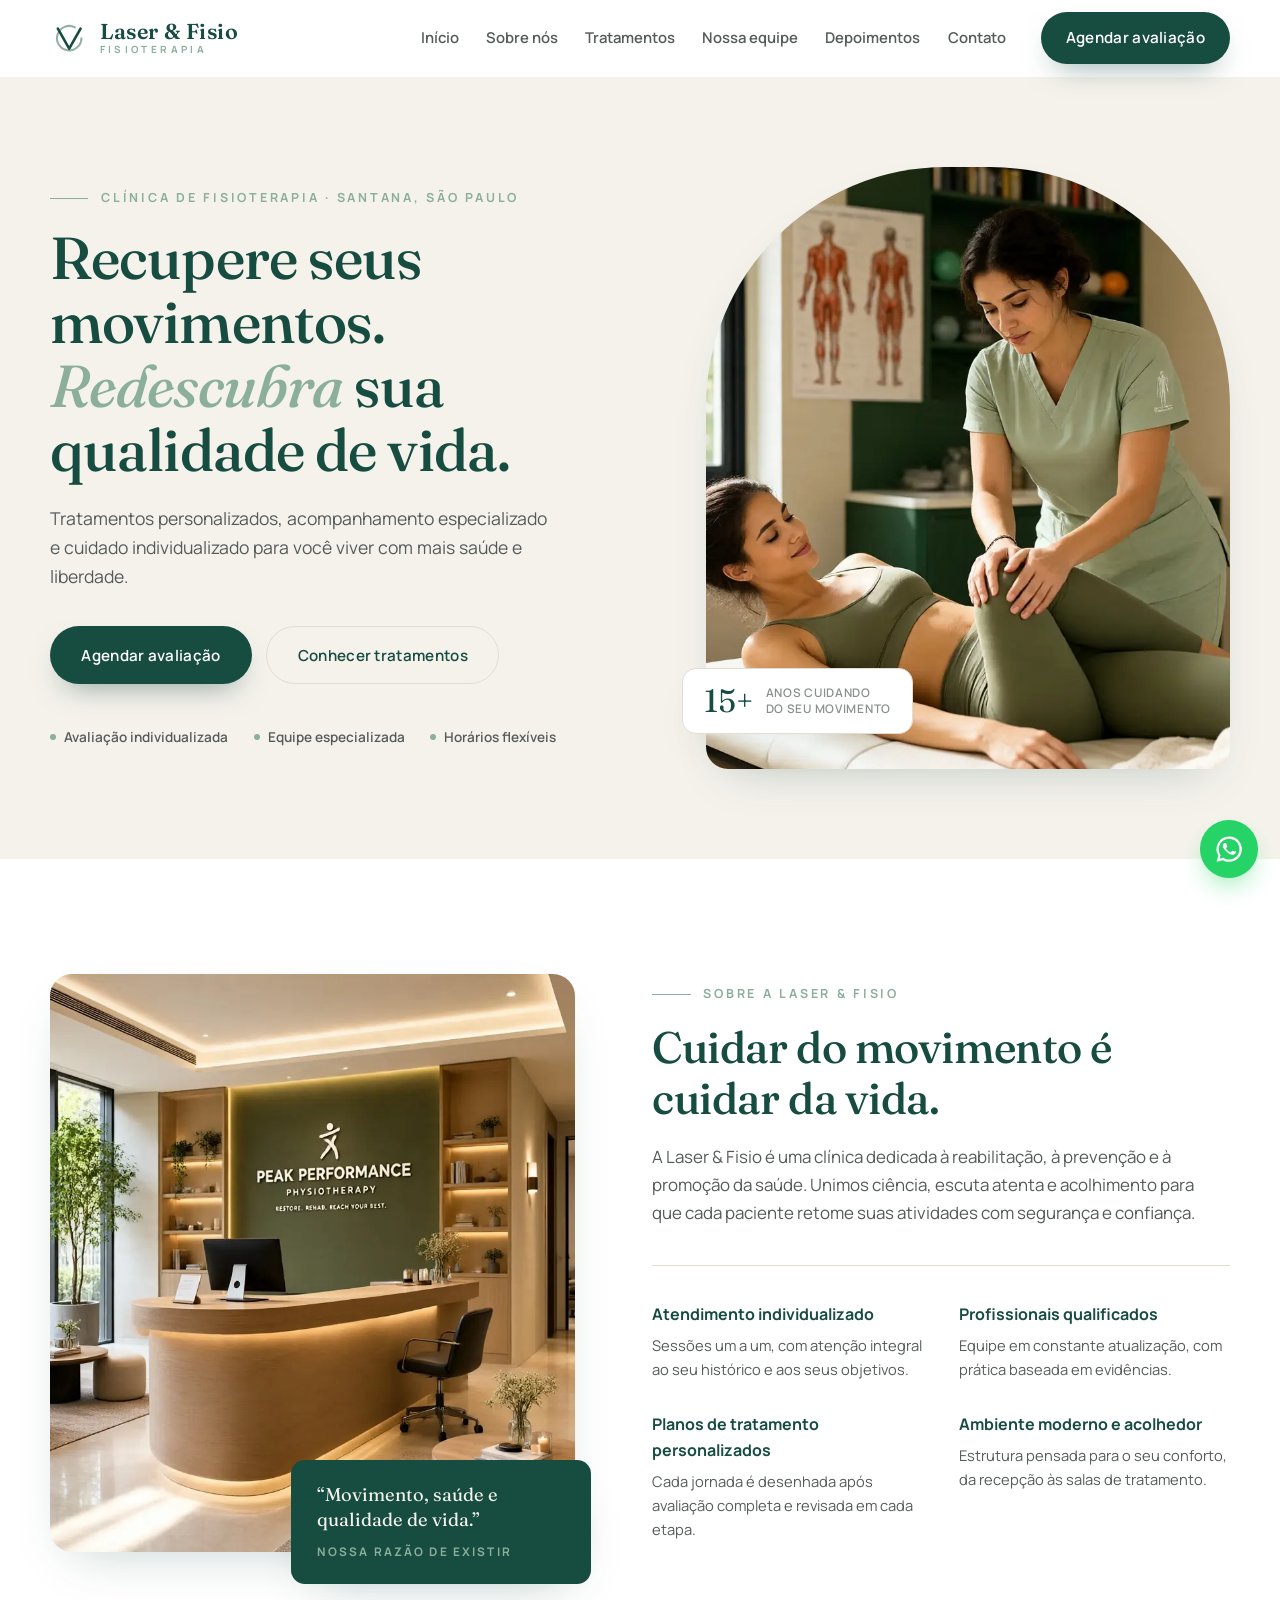
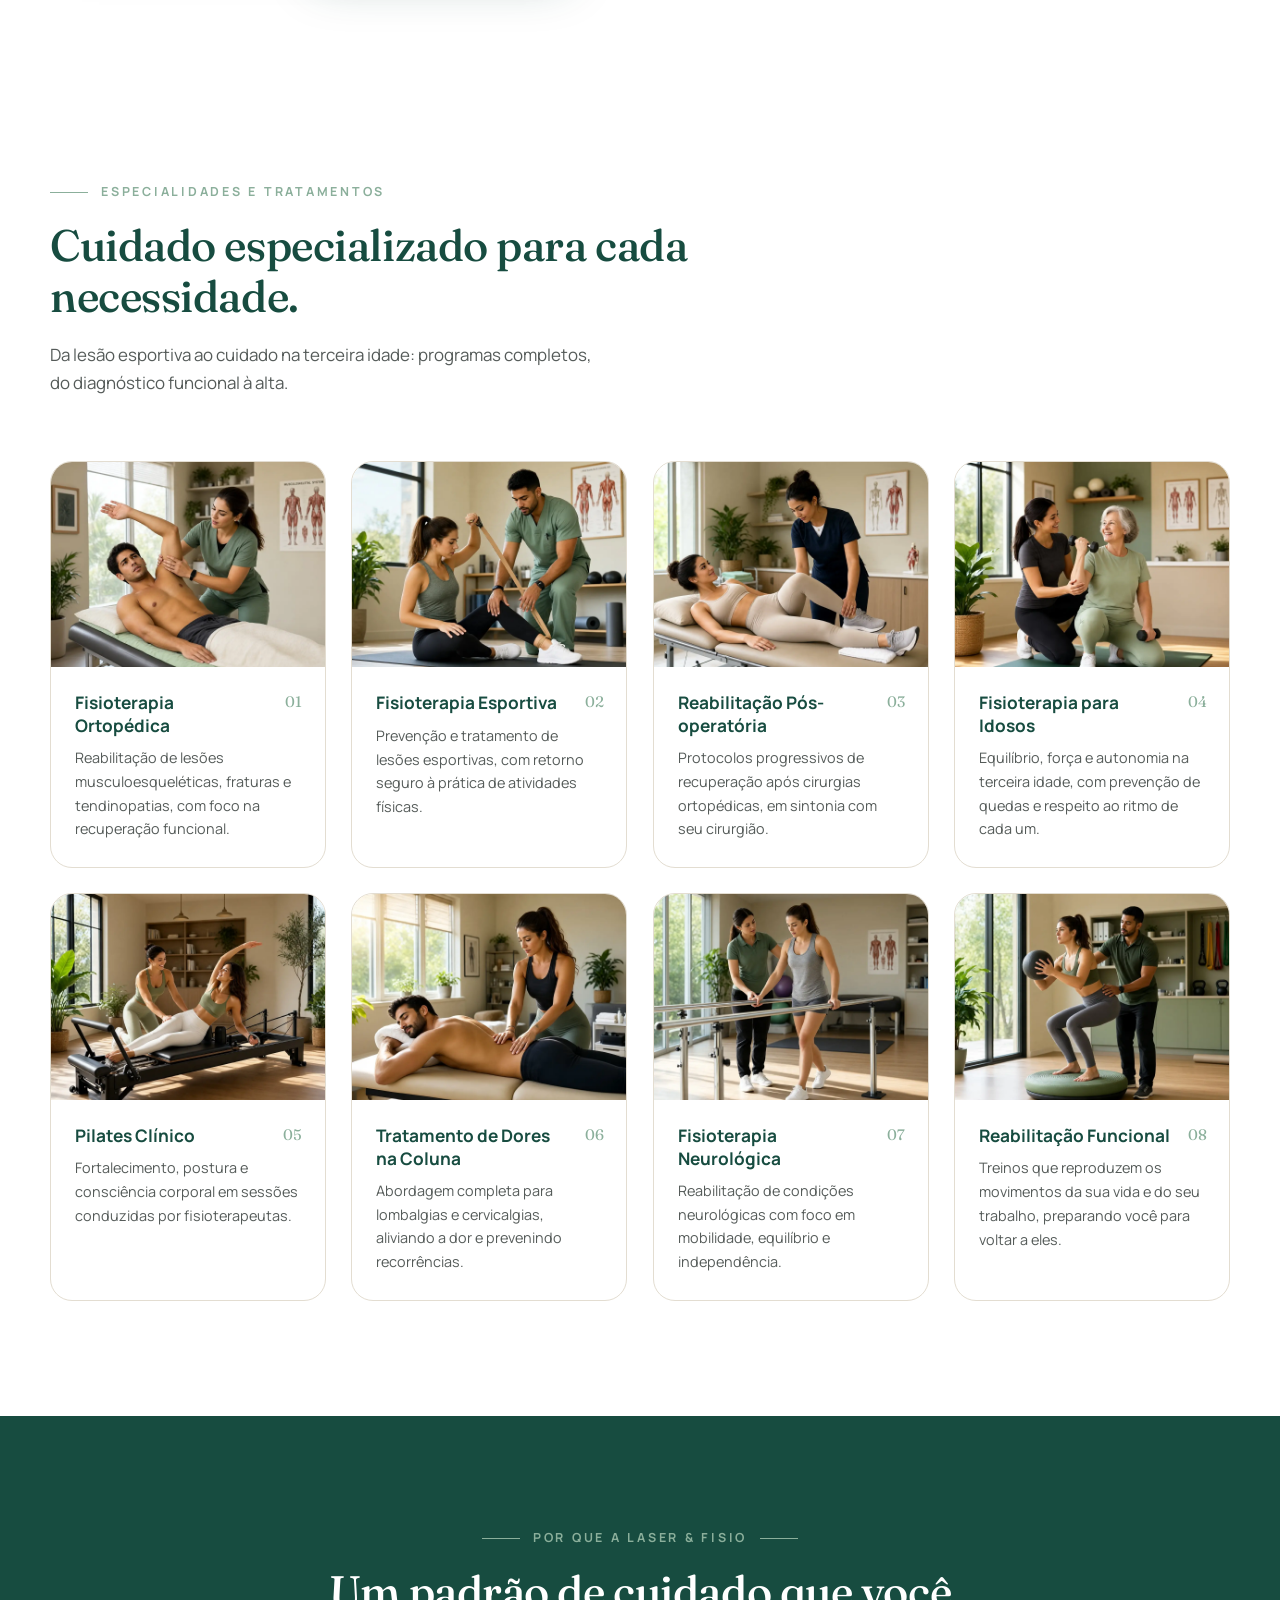
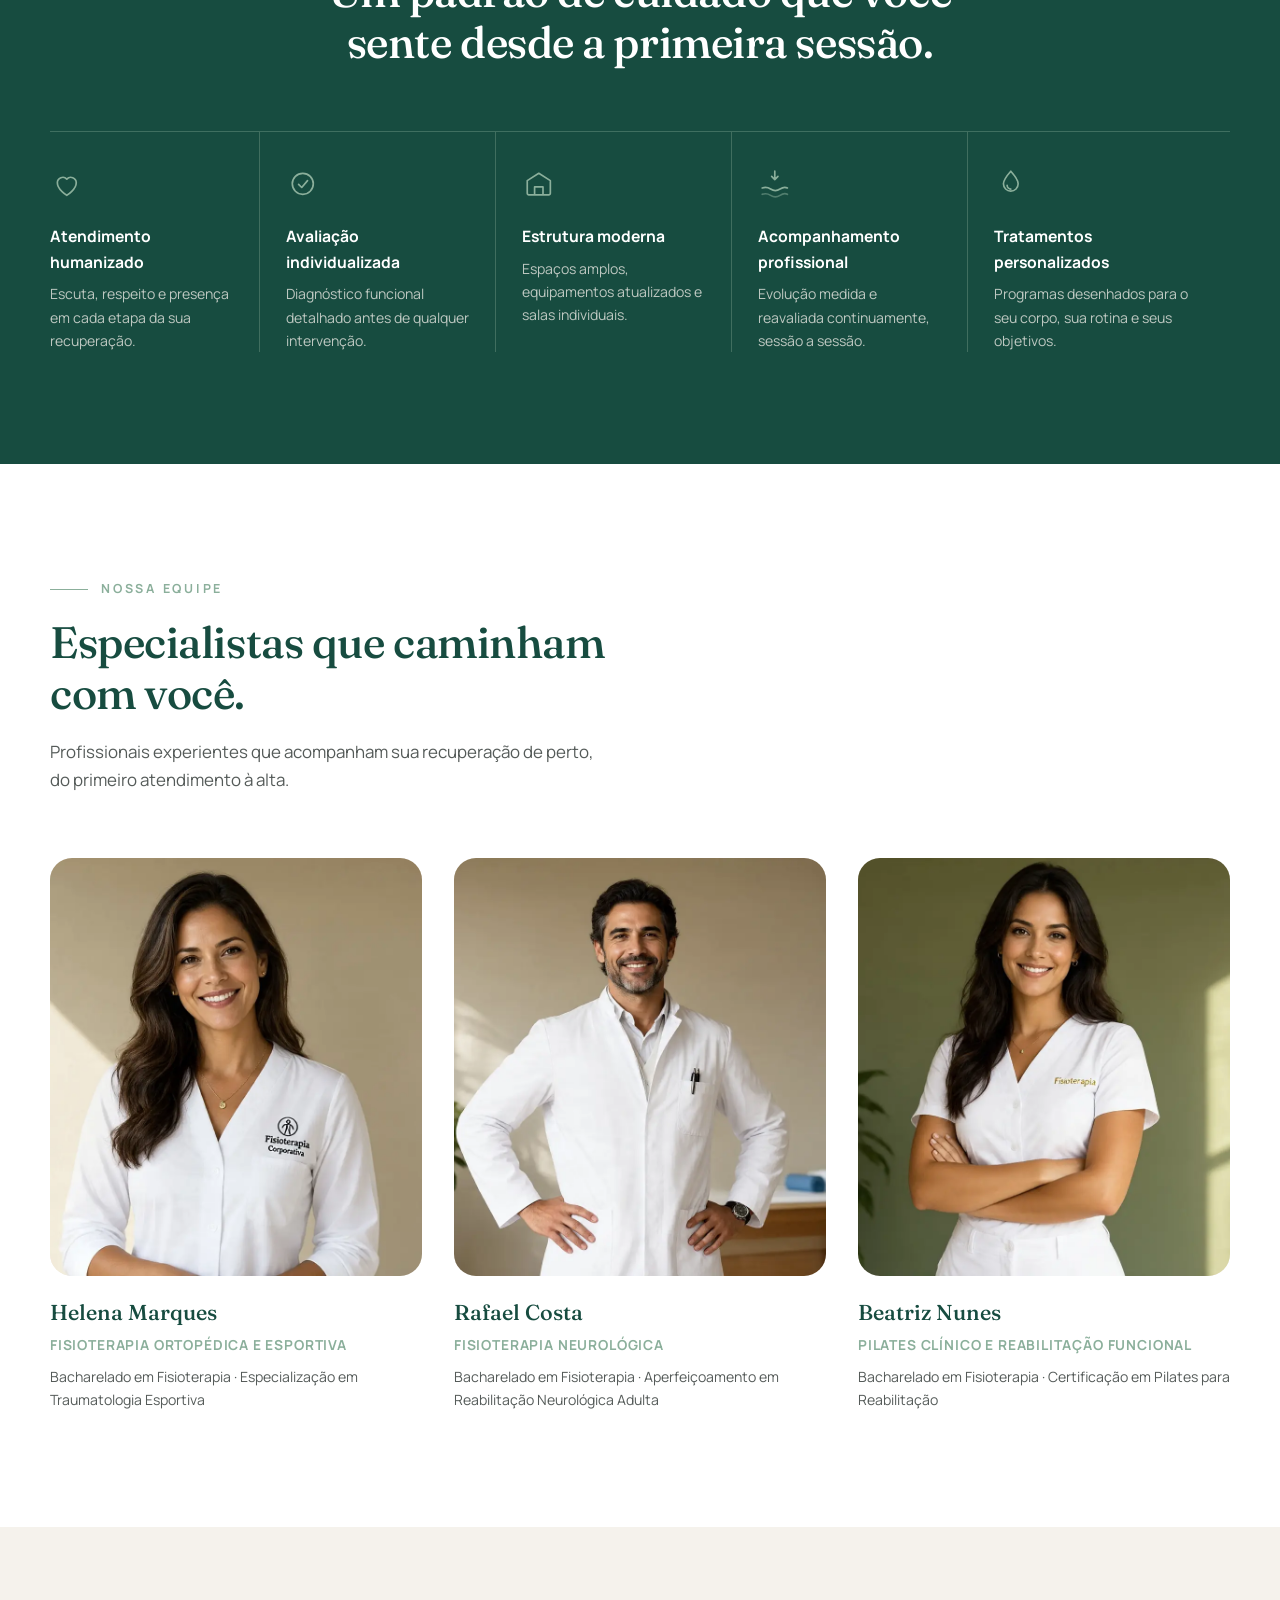
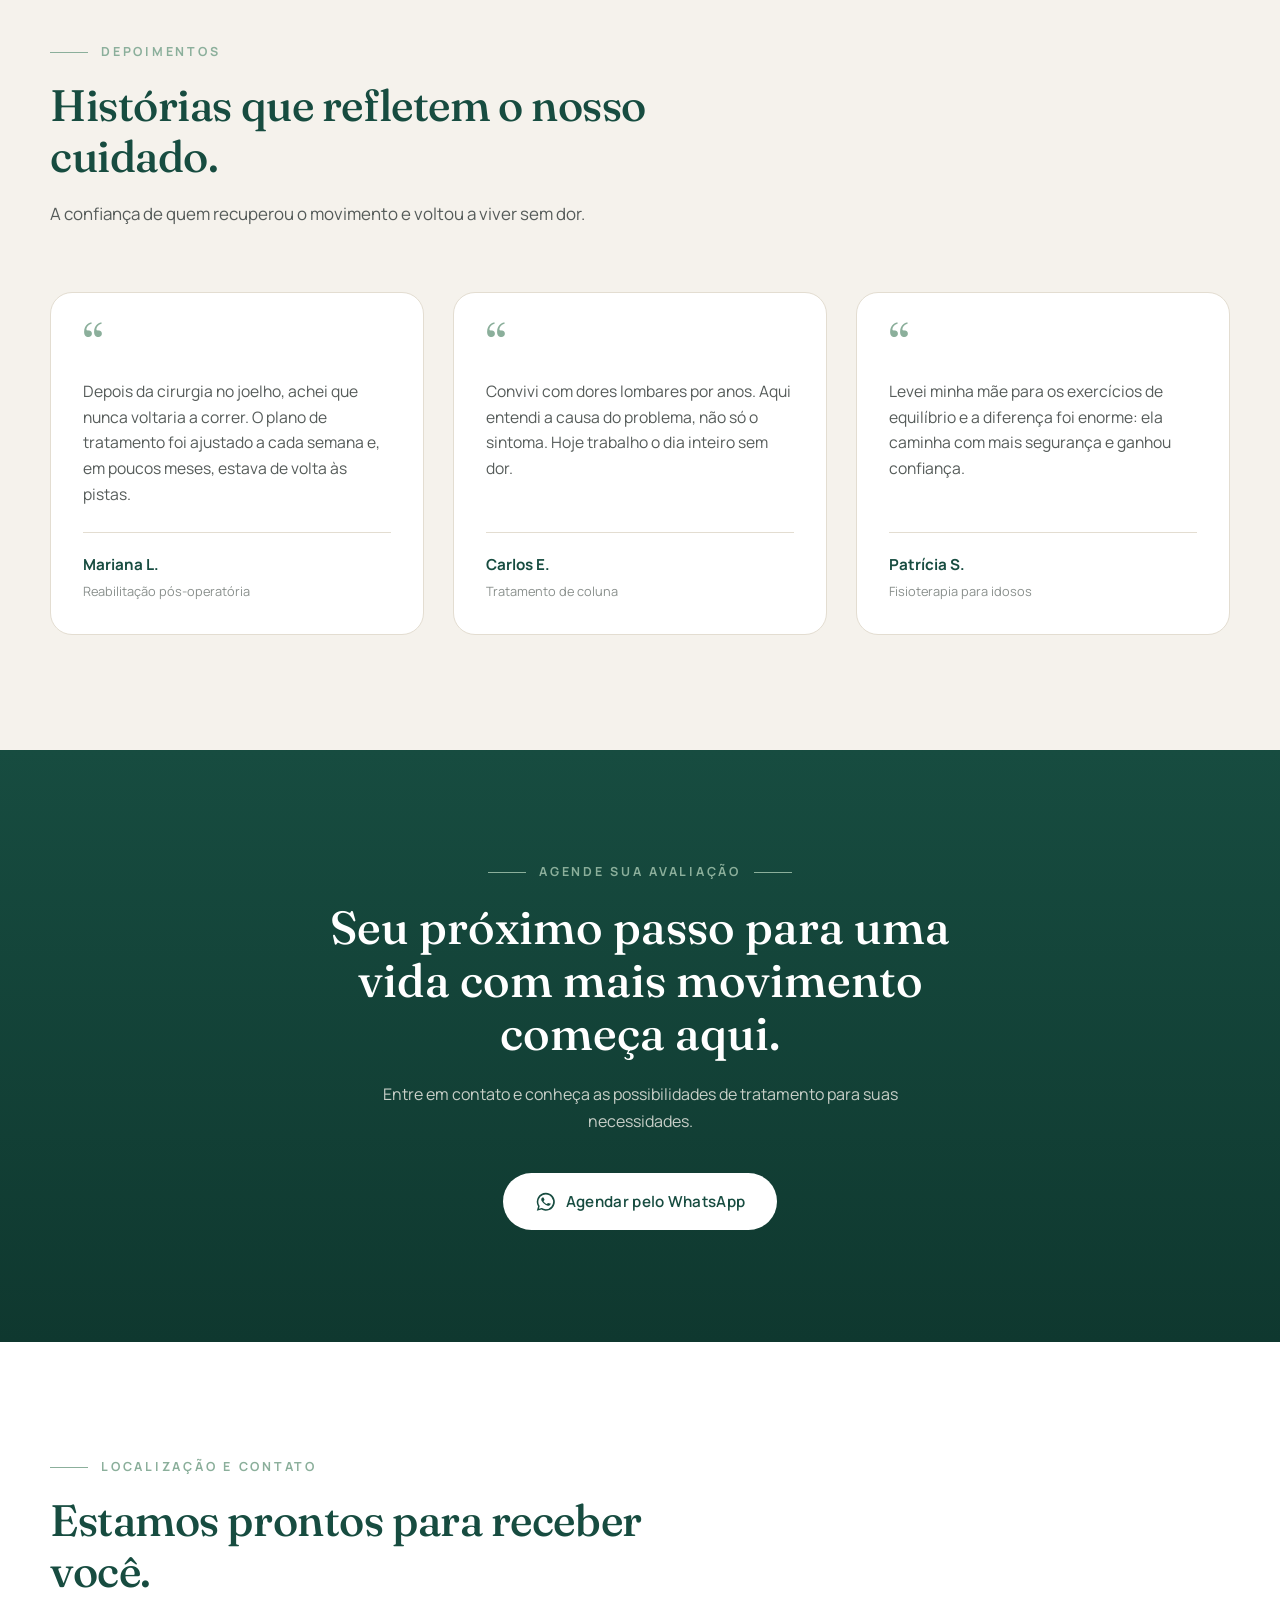
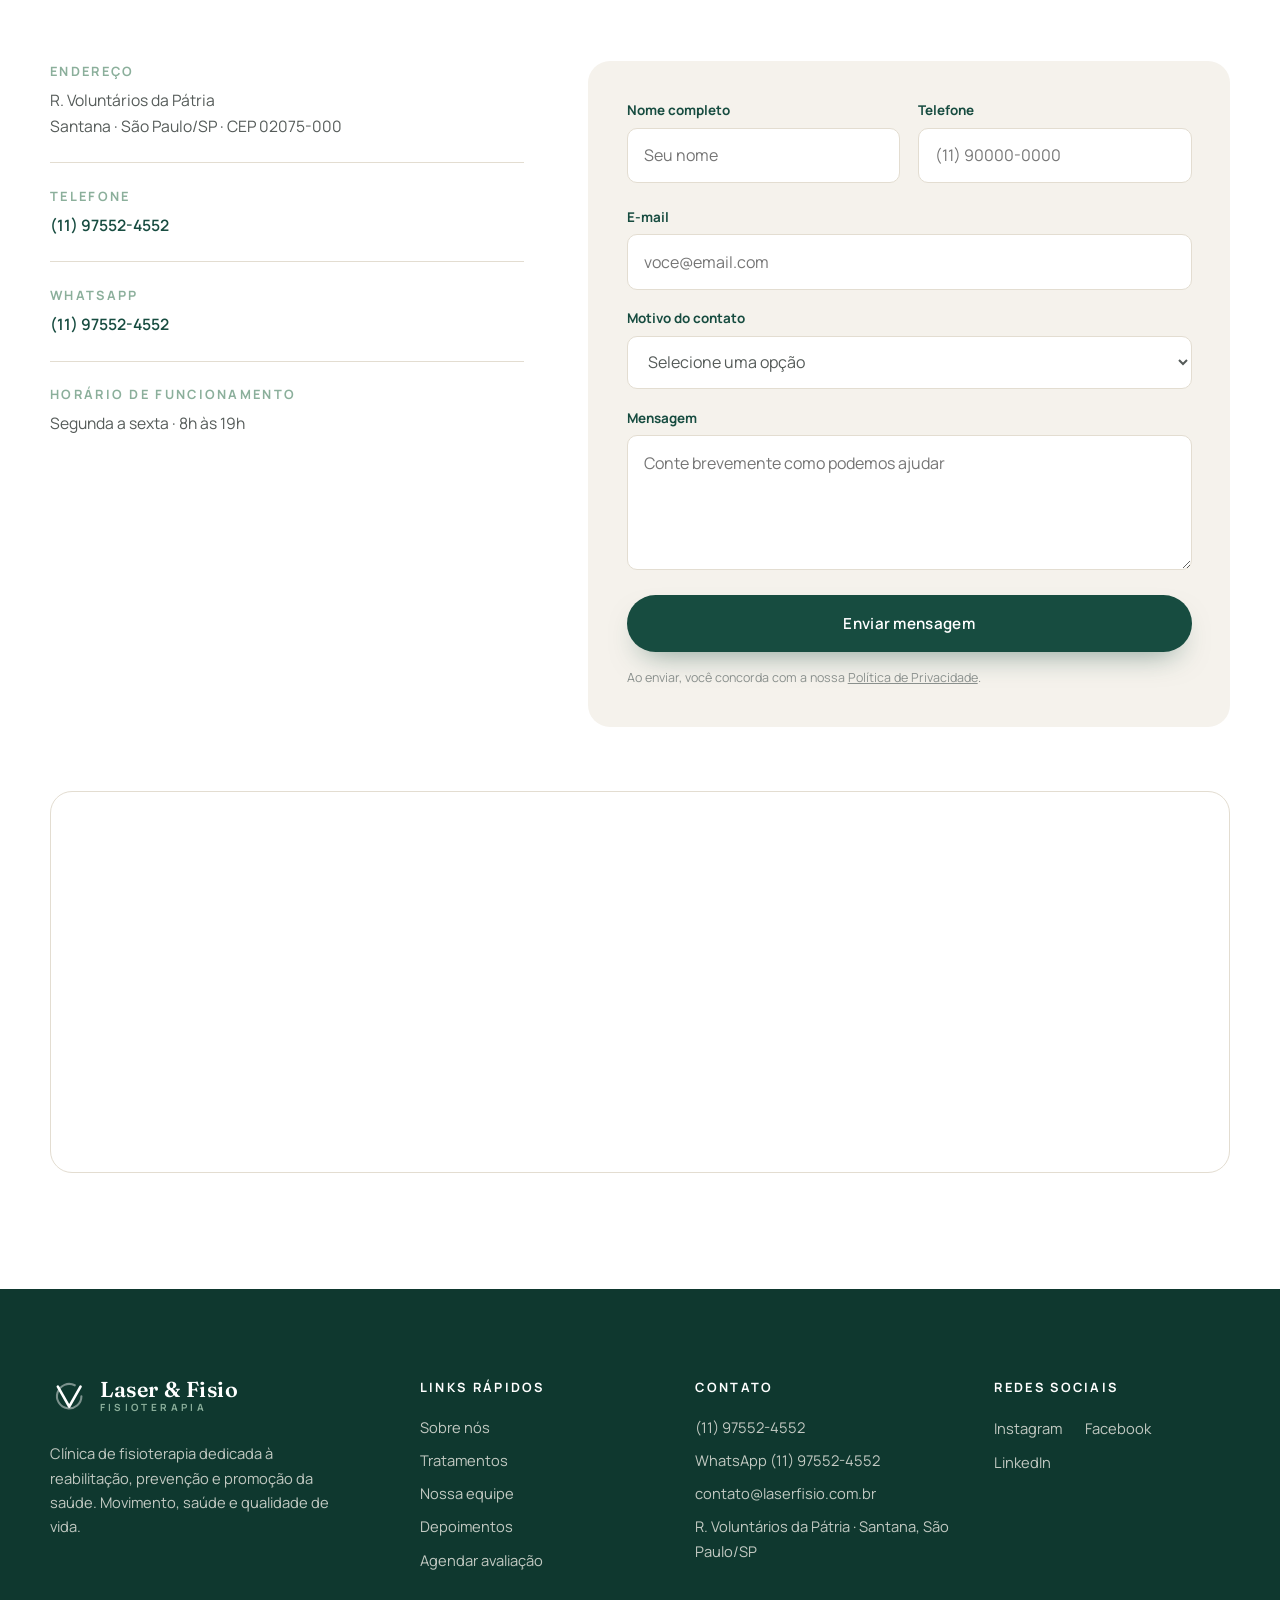
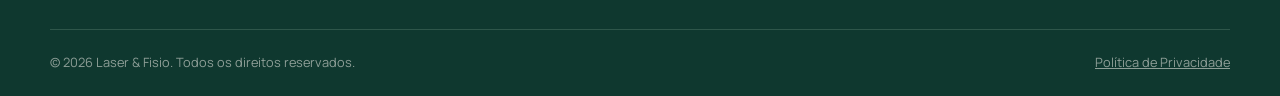
<file: index.html>
<!DOCTYPE html>
<html lang="pt-BR">
<head>
  <meta charset="UTF-8">
  <meta name="viewport" content="width=device-width, initial-scale=1.0">
  <title>Laser &amp; Fisio | Fisioterapia em Santana, São Paulo — Laserterapia e atendimento humanizado</title>
  <meta name="description" content="Clínica de fisioterapia em Santana, São Paulo. Laserterapia, reabilitação, pilates clínico e atendimento humanizado. Agende sua avaliação pelo WhatsApp (11) 97552-4552.">
  <meta name="keywords" content="fisioterapia Santana, fisioterapia São Paulo, laserterapia, clínica de fisioterapia, pilates clínico, reabilitação, dor na coluna">
  <meta name="robots" content="index, follow">
  <link rel="canonical" href="https://laserfisio.com.br/">

  <meta property="og:type" content="website">
  <meta property="og:locale" content="pt_BR">
  <meta property="og:site_name" content="Laser & Fisio">
  <meta property="og:title" content="Laser & Fisio — Fisioterapia em Santana, São Paulo">
  <meta property="og:description" content="Laserterapia, reabilitação e atendimento humanizado em Santana, São Paulo. Agende sua avaliação pelo WhatsApp (11) 97552-4552.">
  <meta property="og:url" content="https://laserfisio.com.br/">
  <meta property="og:image" content="https://laserfisio.com.br/assets/img/hero.jpg">
  <meta name="twitter:card" content="summary_large_image">

  <link rel="icon" type="image/svg+xml" href="assets/favicon.svg">
  <link rel="preconnect" href="https://fonts.googleapis.com">
  <link rel="preconnect" href="https://fonts.gstatic.com" crossorigin>
  <link href="https://fonts.googleapis.com/css2?family=Fraunces:ital,opsz,wght@0,9..144,400;0,9..144,500;0,9..144,600;1,9..144,400;1,9..144,500&family=Manrope:wght@400;500;600;700&display=swap" rel="stylesheet">
  <link rel="stylesheet" href="assets/css/styles.css">
  <link rel="preload" as="image" href="assets/img/hero.webp" media="(min-width: 900px)">

  <script type="application/ld+json">
  {
    "@context": "https://schema.org",
    "@type": "Physiotherapy",
    "name": "Fisioterapia Laser & Fisio",
    "slogan": "Movimento, saúde e qualidade de vida",
    "description": "Clínica de fisioterapia em Santana, São Paulo: laserterapia, reabilitação e atendimento humanizado com planos de tratamento personalizados.",
    "url": "https://laserfisio.com.br/",
    "telephone": "+55-11-97552-4552",
    "image": "https://laserfisio.com.br/assets/img/hero.jpg",
    "address": {
      "@type": "PostalAddress",
      "streetAddress": "R. Voluntários da Pátria",
      "addressLocality": "São Paulo",
      "addressRegion": "SP",
      "postalCode": "02075-000",
      "addressCountry": "BR"
    },
    "geo": { "@type": "GeoCoordinates", "latitude": -23.5005, "longitude": -46.6272 },
    "openingHoursSpecification": [{
      "@type": "OpeningHoursSpecification",
      "dayOfWeek": ["Monday", "Tuesday", "Wednesday", "Thursday", "Friday"],
      "opens": "08:00", "closes": "19:00"
    }],
    "priceRange": "$$"
  }
  </script>
</head>
<body>
  <a class="skip-link" href="#conteudo">Ir para o conteúdo principal</a>

  <header class="header" id="topo">
    <div class="container header__inner">
      <a href="#topo" class="brand" aria-label="Laser &amp; Fisio — página inicial">
        <svg class="brand__mark" viewBox="0 0 44 44" fill="none" aria-hidden="true">
          <path d="M36 22a14 14 0 1 1-7.6-12.5" stroke="currentColor" stroke-width="2.4" stroke-linecap="round" opacity=".45"/>
          <path d="M9 11l13 23L35 11" stroke="currentColor" stroke-width="3" stroke-linecap="round" stroke-linejoin="round"/>
        </svg>
        <span class="brand__text">
          <strong>Laser &amp; Fisio</strong>
          <small>Fisioterapia</small>
        </span>
      </a>

      <nav class="nav" id="nav" aria-label="Navegação principal">
        <ul class="nav__list">
          <li><a class="nav__link" href="#inicio">Início</a></li>
          <li><a class="nav__link" href="#sobre">Sobre nós</a></li>
          <li><a class="nav__link" href="#tratamentos">Tratamentos</a></li>
          <li><a class="nav__link" href="#equipe">Nossa equipe</a></li>
          <li><a class="nav__link" href="#depoimentos">Depoimentos</a></li>
          <li><a class="nav__link" href="#contato">Contato</a></li>
        </ul>
        <a class="btn btn--primary nav__cta" href="#agendar">Agendar avaliação</a>
      </nav>

      <button class="nav-toggle" id="nav-toggle" aria-expanded="false" aria-controls="nav" aria-label="Abrir menu">
        <span class="nav-toggle__bar"></span>
        <span class="nav-toggle__bar"></span>
      </button>
    </div>
  </header>

  <main id="conteudo">

    <!-- HERO -->
    <section class="hero" id="inicio" aria-labelledby="hero-titulo">
      <div class="container hero__grid">
        <div class="hero__content reveal">
          <p class="overline">Clínica de fisioterapia · Santana, São Paulo</p>
          <h1 class="hero__title" id="hero-titulo">Recupere seus movimentos. <em>Redescubra</em> sua qualidade de vida.</h1>
          <p class="hero__subtitle">Tratamentos personalizados, acompanhamento especializado e cuidado individualizado para você viver com mais saúde e liberdade.</p>
          <div class="hero__actions">
            <a class="btn btn--primary" href="#agendar">Agendar avaliação</a>
            <a class="btn btn--ghost" href="#tratamentos">Conhecer tratamentos</a>
          </div>
          <ul class="hero__meta" aria-label="Diferenciais resumidos">
            <li>Avaliação individualizada</li>
            <li>Equipe especializada</li>
            <li>Horários flexíveis</li>
          </ul>
        </div>
        <div class="hero__media reveal reveal--delay">
          <div class="hero__frame">
            <picture>
              <source srcset="assets/img/hero.webp" type="image/webp">
              <img src="assets/img/hero.jpg" width="1184" height="896" alt="Fisioterapeuta atendendo um paciente em sala moderna e iluminada da clínica Laser &amp; Fisio" fetchpriority="high">
            </picture>
          </div>
          <div class="hero__badge">
            <span class="hero__badge-number">15+</span>
            <span class="hero__badge-label">anos cuidando<br>do seu movimento</span>
          </div>
        </div>
      </div>
    </section>

    <!-- SOBRE -->
    <section class="section sobre" id="sobre" aria-labelledby="sobre-titulo">
      <div class="container sobre__grid">
        <div class="sobre__media reveal">
          <div class="sobre__frame">
            <picture>
              <source srcset="assets/img/about.webp" type="image/webp">
              <img src="assets/img/about.jpg" width="1184" height="896" loading="lazy" alt="Recepção da clínica Laser &amp; Fisio, com design minimalista, madeira clara e paredes em tom bege e verde">
            </picture>
          </div>
          <blockquote class="sobre__quote">
            <p>“Movimento, saúde e qualidade de vida.”</p>
            <cite>Nossa razão de existir</cite>
          </blockquote>
        </div>
        <div class="sobre__content reveal reveal--delay">
          <p class="overline">Sobre a Laser &amp; Fisio</p>
          <h2 class="section__title" id="sobre-titulo">Cuidar do movimento é cuidar da vida.</h2>
          <p class="section__lead">A Laser &amp; Fisio é uma clínica dedicada à reabilitação, à prevenção e à promoção da saúde. Unimos ciência, escuta atenta e acolhimento para que cada paciente retome suas atividades com segurança e confiança.</p>
          <ul class="sobre__list">
            <li>
              <h3>Atendimento individualizado</h3>
              <p>Sessões um a um, com atenção integral ao seu histórico e aos seus objetivos.</p>
            </li>
            <li>
              <h3>Profissionais qualificados</h3>
              <p>Equipe em constante atualização, com prática baseada em evidências.</p>
            </li>
            <li>
              <h3>Planos de tratamento personalizados</h3>
              <p>Cada jornada é desenhada após avaliação completa e revisada em cada etapa.</p>
            </li>
            <li>
              <h3>Ambiente moderno e acolhedor</h3>
              <p>Estrutura pensada para o seu conforto, da recepção às salas de tratamento.</p>
            </li>
          </ul>
        </div>
      </div>
    </section>

    <!-- TRATAMENTOS -->
    <section class="section tratamentos" id="tratamentos" aria-labelledby="tratamentos-titulo">
      <div class="container">
        <div class="section__head reveal">
          <p class="overline">Especialidades e tratamentos</p>
          <h2 class="section__title" id="tratamentos-titulo">Cuidado especializado para cada necessidade.</h2>
          <p class="section__lead">Da lesão esportiva ao cuidado na terceira idade: programas completos, do diagnóstico funcional à alta.</p>
        </div>
        <div class="tratamentos__grid">
          <article class="tcard reveal">
            <div class="tcard__media">
              <picture>
                <source srcset="assets/img/orto.webp" type="image/webp">
                <img src="assets/img/orto.jpg" width="1184" height="896" loading="lazy" alt="Fisioterapeuta avaliando o ombro de um paciente em sala de tratamento">
              </picture>
            </div>
            <div class="tcard__body">
              <span class="tcard__num" aria-hidden="true">01</span>
              <h3 class="tcard__title">Fisioterapia Ortopédica</h3>
              <p class="tcard__desc">Reabilitação de lesões musculoesqueléticas, fraturas e tendinopatias, com foco na recuperação funcional.</p>
            </div>
          </article>
          <article class="tcard reveal">
            <div class="tcard__media">
              <picture>
                <source srcset="assets/img/esportiva.webp" type="image/webp">
                <img src="assets/img/esportiva.jpg" width="1184" height="896" loading="lazy" alt="Fisioterapeuta conduzindo exercício de reabilitação de joelho com banda elástica para um atleta">
              </picture>
            </div>
            <div class="tcard__body">
              <span class="tcard__num" aria-hidden="true">02</span>
              <h3 class="tcard__title">Fisioterapia Esportiva</h3>
              <p class="tcard__desc">Prevenção e tratamento de lesões esportivas, com retorno seguro à prática de atividades físicas.</p>
            </div>
          </article>
          <article class="tcard reveal">
            <div class="tcard__media">
              <picture>
                <source srcset="assets/img/posop.webp" type="image/webp">
                <img src="assets/img/posop.jpg" width="1184" height="896" loading="lazy" alt="Fisioterapeuta auxiliando paciente em exercício de reabilitação no pós-operatório de joelho">
              </picture>
            </div>
            <div class="tcard__body">
              <span class="tcard__num" aria-hidden="true">03</span>
              <h3 class="tcard__title">Reabilitação Pós-operatória</h3>
              <p class="tcard__desc">Protocolos progressivos de recuperação após cirurgias ortopédicas, em sintonia com seu cirurgião.</p>
            </div>
          </article>
          <article class="tcard reveal">
            <div class="tcard__media">
              <picture>
                <source srcset="assets/img/idosos.webp" type="image/webp">
                <img src="assets/img/idosos.jpg" width="1184" height="896" loading="lazy" alt="Fisioterapeuta acompanhando paciente idosa em exercício de fortalecimento com halteres leves">
              </picture>
            </div>
            <div class="tcard__body">
              <span class="tcard__num" aria-hidden="true">04</span>
              <h3 class="tcard__title">Fisioterapia para Idosos</h3>
              <p class="tcard__desc">Equilíbrio, força e autonomia na terceira idade, com prevenção de quedas e respeito ao ritmo de cada um.</p>
            </div>
          </article>
          <article class="tcard reveal">
            <div class="tcard__media">
              <picture>
                <source srcset="assets/img/pilates.webp" type="image/webp">
                <img src="assets/img/pilates.jpg" width="1184" height="896" loading="lazy" alt="Instrutora orientando sessão de pilates clínico em equipamento reformer">
              </picture>
            </div>
            <div class="tcard__body">
              <span class="tcard__num" aria-hidden="true">05</span>
              <h3 class="tcard__title">Pilates Clínico</h3>
              <p class="tcard__desc">Fortalecimento, postura e consciência corporal em sessões conduzidas por fisioterapeutas.</p>
            </div>
          </article>
          <article class="tcard reveal">
            <div class="tcard__media">
              <picture>
                <source srcset="assets/img/coluna.webp" type="image/webp">
                <img src="assets/img/coluna.jpg" width="1184" height="896" loading="lazy" alt="Fisioterapeuta aplicando técnica de mobilização vertebral em paciente deitado sobre maca">
              </picture>
            </div>
            <div class="tcard__body">
              <span class="tcard__num" aria-hidden="true">06</span>
              <h3 class="tcard__title">Tratamento de Dores na Coluna</h3>
              <p class="tcard__desc">Abordagem completa para lombalgias e cervicalgias, aliviando a dor e prevenindo recorrências.</p>
            </div>
          </article>
          <article class="tcard reveal">
            <div class="tcard__media">
              <picture>
                <source srcset="assets/img/neuro.webp" type="image/webp">
                <img src="assets/img/neuro.jpg" width="1184" height="896" loading="lazy" alt="Fisioterapeuta apoiando paciente durante treino de marcha entre barras paralelas">
              </picture>
            </div>
            <div class="tcard__body">
              <span class="tcard__num" aria-hidden="true">07</span>
              <h3 class="tcard__title">Fisioterapia Neurológica</h3>
              <p class="tcard__desc">Reabilitação de condições neurológicas com foco em mobilidade, equilíbrio e independência.</p>
            </div>
          </article>
          <article class="tcard reveal">
            <div class="tcard__media">
              <picture>
                <source srcset="assets/img/funcional.webp" type="image/webp">
                <img src="assets/img/funcional.jpg" width="1184" height="896" loading="lazy" alt="Paciente realizando exercício funcional de equilíbrio com supervisão de fisioterapeuta">
              </picture>
            </div>
            <div class="tcard__body">
              <span class="tcard__num" aria-hidden="true">08</span>
              <h3 class="tcard__title">Reabilitação Funcional</h3>
              <p class="tcard__desc">Treinos que reproduzem os movimentos da sua vida e do seu trabalho, preparando você para voltar a eles.</p>
            </div>
          </article>
        </div>
      </div>
    </section>

    <!-- DIFERENCIAIS -->
    <section class="diferenciais" aria-labelledby="diferenciais-titulo">
      <div class="container">
        <div class="section__head section__head--light reveal">
          <p class="overline overline--light">Por que a Laser &amp; Fisio</p>
          <h2 class="section__title" id="diferenciais-titulo">Um padrão de cuidado que você sente desde a primeira sessão.</h2>
        </div>
        <ul class="diferenciais__list reveal">
          <li class="dif">
            <svg viewBox="0 0 32 32" fill="none" aria-hidden="true"><path d="M16 27s-9-5.4-9-12a5.2 5.2 0 0 1 9-3.5A5.2 5.2 0 0 1 25 15c0 6.6-9 12-9 12Z" stroke="currentColor" stroke-width="1.6" stroke-linecap="round" stroke-linejoin="round"/></svg>
            <h3>Atendimento humanizado</h3>
            <p>Escuta, respeito e presença em cada etapa da sua recuperação.</p>
          </li>
          <li class="dif">
            <svg viewBox="0 0 32 32" fill="none" aria-hidden="true"><circle cx="16" cy="16" r="10" stroke="currentColor" stroke-width="1.6"/><path d="M12 16.5l3 3 5.5-6.5" stroke="currentColor" stroke-width="1.6" stroke-linecap="round" stroke-linejoin="round"/></svg>
            <h3>Avaliação individualizada</h3>
            <p>Diagnóstico funcional detalhado antes de qualquer intervenção.</p>
          </li>
          <li class="dif">
            <svg viewBox="0 0 32 32" fill="none" aria-hidden="true"><path d="M5 13 16 6l11 7v12a1.5 1.5 0 0 1-1.5 1.5h-19A1.5 1.5 0 0 1 5 25V13Z" stroke="currentColor" stroke-width="1.6" stroke-linejoin="round"/><path d="M12 26v-7h8v7" stroke="currentColor" stroke-width="1.6" stroke-linejoin="round"/></svg>
            <h3>Estrutura moderna</h3>
            <p>Espaços amplos, equipamentos atualizados e salas individuais.</p>
          </li>
          <li class="dif">
            <svg viewBox="0 0 32 32" fill="none" aria-hidden="true"><path d="M4 20c3-1 5-1 8 1s6 2 9 0 5-2 7-1" stroke="currentColor" stroke-width="1.6" stroke-linecap="round"/><path d="M4 26c3-1 5-1 8 1s6 2 9 0 5-2 7-1" stroke="currentColor" stroke-width="1.6" stroke-linecap="round" opacity=".5"/><path d="M16 4v8m0 0-3-3m3 3 3-3" stroke="currentColor" stroke-width="1.6" stroke-linecap="round" stroke-linejoin="round"/></svg>
            <h3>Acompanhamento profissional</h3>
            <p>Evolução medida e reavaliada continuamente, sessão a sessão.</p>
          </li>
          <li class="dif">
            <svg viewBox="0 0 32 32" fill="none" aria-hidden="true"><path d="M16 4c4 4.5 7 8.2 7 12a7 7 0 1 1-14 0c0-3.8 3-7.5 7-12Z" stroke="currentColor" stroke-width="1.6" stroke-linejoin="round"/><path d="M12.5 17.5a3.5 3.5 0 0 0 3.5 3.5" stroke="currentColor" stroke-width="1.6" stroke-linecap="round"/></svg>
            <h3>Tratamentos personalizados</h3>
            <p>Programas desenhados para o seu corpo, sua rotina e seus objetivos.</p>
          </li>
        </ul>
      </div>
    </section>

    <!-- EQUIPE -->
    <section class="section equipe" id="equipe" aria-labelledby="equipe-titulo">
      <div class="container">
        <div class="section__head reveal">
          <p class="overline">Nossa equipe</p>
          <h2 class="section__title" id="equipe-titulo">Especialistas que caminham com você.</h2>
          <p class="section__lead">Profissionais experientes que acompanham sua recuperação de perto, do primeiro atendimento à alta.</p>
        </div>
        <div class="equipe__grid">
          <article class="membro reveal">
            <div class="membro__media">
              <picture>
                <source srcset="assets/img/team1.webp" type="image/webp">
                <img src="assets/img/team1.jpg" width="1184" height="896" loading="lazy" alt="Retrato da fisioterapeuta Helena Marques, de uniforme branco, sorrindo">
              </picture>
            </div>
            <h3 class="membro__nome">Helena Marques</h3>
            <p class="membro__esp">Fisioterapia Ortopédica e Esportiva</p>
            <p class="membro__form">Bacharelado em Fisioterapia · Especialização em Traumatologia Esportiva</p>
          </article>
          <article class="membro reveal reveal--delay">
            <div class="membro__media">
              <picture>
                <source srcset="assets/img/team2.webp" type="image/webp">
                <img src="assets/img/team2.jpg" width="1184" height="896" loading="lazy" alt="Retrato do fisioterapeuta Rafael Costa, de uniforme branco, com expressão serena">
              </picture>
            </div>
            <h3 class="membro__nome">Rafael Costa</h3>
            <p class="membro__esp">Fisioterapia Neurológica</p>
            <p class="membro__form">Bacharelado em Fisioterapia · Aperfeiçoamento em Reabilitação Neurológica Adulta</p>
          </article>
          <article class="membro reveal reveal--delay-2">
            <div class="membro__media">
              <picture>
                <source srcset="assets/img/team3.webp" type="image/webp">
                <img src="assets/img/team3.jpg" width="1184" height="896" loading="lazy" alt="Retrato da fisioterapeuta Beatriz Nunes, de uniforme branco, sorrindo levemente">
              </picture>
            </div>
            <h3 class="membro__nome">Beatriz Nunes</h3>
            <p class="membro__esp">Pilates Clínico e Reabilitação Funcional</p>
            <p class="membro__form">Bacharelado em Fisioterapia · Certificação em Pilates para Reabilitação</p>
          </article>
        </div>
      </div>
    </section>

    <!-- DEPOIMENTOS -->
    <section class="section section--bege depoimentos" id="depoimentos" aria-labelledby="depoimentos-titulo">
      <div class="container">
        <div class="section__head reveal">
          <p class="overline">Depoimentos</p>
          <h2 class="section__title" id="depoimentos-titulo">Histórias que refletem o nosso cuidado.</h2>
          <p class="section__lead">A confiança de quem recuperou o movimento e voltou a viver sem dor.</p>
        </div>
        <div class="depoimentos__grid">
          <figure class="depo reveal">
            <span class="depo__mark" aria-hidden="true">“</span>
            <blockquote>Depois da cirurgia no joelho, achei que nunca voltaria a correr. O plano de tratamento foi ajustado a cada semana e, em poucos meses, estava de volta às pistas.</blockquote>
            <figcaption>
              <strong>Mariana L.</strong>
              <span>Reabilitação pós-operatória</span>
            </figcaption>
          </figure>
          <figure class="depo reveal reveal--delay">
            <span class="depo__mark" aria-hidden="true">“</span>
            <blockquote>Convivi com dores lombares por anos. Aqui entendi a causa do problema, não só o sintoma. Hoje trabalho o dia inteiro sem dor.</blockquote>
            <figcaption>
              <strong>Carlos E.</strong>
              <span>Tratamento de coluna</span>
            </figcaption>
          </figure>
          <figure class="depo reveal reveal--delay-2">
            <span class="depo__mark" aria-hidden="true">“</span>
            <blockquote>Levei minha mãe para os exercícios de equilíbrio e a diferença foi enorme: ela caminha com mais segurança e ganhou confiança.</blockquote>
            <figcaption>
              <strong>Patrícia S.</strong>
              <span>Fisioterapia para idosos</span>
            </figcaption>
          </figure>
        </div>
      </div>
    </section>

    <!-- CTA AGENDAMENTO -->
    <section class="cta" id="agendar" aria-labelledby="cta-titulo">
      <div class="container cta__inner reveal">
        <p class="overline overline--light">Agende sua avaliação</p>
        <h2 class="cta__title" id="cta-titulo">Seu próximo passo para uma vida com mais movimento começa aqui.</h2>
        <p class="cta__text">Entre em contato e conheça as possibilidades de tratamento para suas necessidades.</p>
        <a class="btn btn--light cta__btn" href="https://wa.me/5511975524552?text=Ol%C3%A1!%20Gostaria%20de%20agendar%20uma%20avalia%C3%A7%C3%A3o%20na%20Laser%20%26%20Fisio." target="_blank" rel="noopener">
          <svg viewBox="0 0 24 24" fill="currentColor" aria-hidden="true"><path d="M12 2a10 10 0 0 0-8.6 15.1L2 22l5.1-1.3A10 10 0 1 0 12 2Zm0 18.2c-1.5 0-3-.4-4.3-1.2l-.3-.2-3 .8.8-2.9-.2-.3A8.2 8.2 0 1 1 12 20.2Zm4.5-6.1c-.2-.1-1.5-.7-1.7-.8-.2-.1-.4-.1-.6.1l-.8 1c-.1.2-.3.2-.5.1a6.7 6.7 0 0 1-3.3-2.9c-.3-.4 0-.5.2-.7l.4-.5c.1-.2.2-.3.3-.5v-.5L9.6 7.6c-.2-.5-.4-.4-.6-.4h-.5c-.2 0-.5.1-.7.3-.9.9-1.2 2.1-.4 3.6a12 12 0 0 0 4.6 4.4c1.8.9 2.5 1 3.4.8.5-.1 1.5-.6 1.7-1.2.2-.6.2-1.1.1-1.2l-.7-.8Z"/></svg>
          Agendar pelo WhatsApp
        </a>
      </div>
    </section>

    <!-- CONTATO -->
    <section class="section contato" id="contato" aria-labelledby="contato-titulo">
      <div class="container">
        <div class="section__head reveal">
          <p class="overline">Localização e contato</p>
          <h2 class="section__title" id="contato-titulo">Estamos prontos para receber você.</h2>
        </div>
        <div class="contato__grid">
          <div class="contato__info reveal">
            <ul class="contato__lista">
              <li>
                <h3>Endereço</h3>
                <p>R. Voluntários da Pátria<br>Santana · São Paulo/SP · CEP 02075-000</p>
              </li>
              <li>
                <h3>Telefone</h3>
                <p><a href="tel:+5511975524552">(11) 97552-4552</a></p>
              </li>
              <li>
                <h3>WhatsApp</h3>
                <p><a href="https://wa.me/5511975524552" target="_blank" rel="noopener">(11) 97552-4552</a></p>
              </li>
              <li>
                <h3>Horário de funcionamento</h3>
                <p>Segunda a sexta · 8h às 19h</p>
              </li>
            </ul>
          </div>
          <div class="contato__form-wrap reveal reveal--delay">
            <form class="form" id="form-contato" novalidate>
              <div class="form__row">
                <div class="form__field">
                  <label for="f-nome">Nome completo</label>
                  <input type="text" id="f-nome" name="nome" autocomplete="name" required minlength="3" placeholder="Seu nome">
                  <span class="form__error" aria-live="polite"></span>
                </div>
                <div class="form__field">
                  <label for="f-telefone">Telefone</label>
                  <input type="tel" id="f-telefone" name="telefone" autocomplete="tel" required pattern="[\d\s()+-]{10,20}" placeholder="(11) 90000-0000">
                  <span class="form__error" aria-live="polite"></span>
                </div>
              </div>
              <div class="form__field">
                <label for="f-email">E-mail</label>
                <input type="email" id="f-email" name="email" autocomplete="email" required placeholder="voce@email.com">
                <span class="form__error" aria-live="polite"></span>
              </div>
              <div class="form__field">
                <label for="f-assunto">Motivo do contato</label>
                <select id="f-assunto" name="assunto" required>
                  <option value="" selected disabled>Selecione uma opção</option>
                  <option>Agendar avaliação</option>
                  <option>Dúvidas sobre tratamentos</option>
                  <option>Convênios e valores</option>
                  <option>Outro assunto</option>
                </select>
                <span class="form__error" aria-live="polite"></span>
              </div>
              <div class="form__field">
                <label for="f-mensagem">Mensagem</label>
                <textarea id="f-mensagem" name="mensagem" rows="4" required minlength="10" placeholder="Conte brevemente como podemos ajudar"></textarea>
                <span class="form__error" aria-live="polite"></span>
              </div>
              <button type="submit" class="btn btn--primary form__submit">Enviar mensagem</button>
              <p class="form__success" role="status" hidden>Mensagem enviada com sucesso! Em breve entraremos em contato.</p>
              <p class="form__privacy">Ao enviar, você concorda com a nossa <a href="politica-privacidade.html">Política de Privacidade</a>.</p>
            </form>
          </div>
        </div>
        <div class="contato__mapa reveal">
          <iframe
            src="https://www.google.com/maps?q=R.+Volunt%C3%A1rios+da+P%C3%A1tria,+Santana,+S%C3%A3o+Paulo,+SP&output=embed"
            title="Mapa com a localização da clínica Laser & Fisio"
            loading="lazy"
            referrerpolicy="no-referrer-when-downgrade"
            allowfullscreen></iframe>
        </div>
      </div>
    </section>
  </main>

  <!-- RODAPÉ -->
  <footer class="footer">
    <div class="container footer__grid">
      <div class="footer__brand">
        <a href="#topo" class="brand brand--light" aria-label="Laser &amp; Fisio — voltar ao topo">
          <svg class="brand__mark" viewBox="0 0 44 44" fill="none" aria-hidden="true">
            <path d="M36 22a14 14 0 1 1-7.6-12.5" stroke="currentColor" stroke-width="2.4" stroke-linecap="round" opacity=".45"/>
            <path d="M9 11l13 23L35 11" stroke="currentColor" stroke-width="3" stroke-linecap="round" stroke-linejoin="round"/>
          </svg>
          <span class="brand__text">
            <strong>Laser &amp; Fisio</strong>
            <small>Fisioterapia</small>
          </span>
        </a>
        <p>Clínica de fisioterapia dedicada à reabilitação, prevenção e promoção da saúde. Movimento, saúde e qualidade de vida.</p>
      </div>
      <nav class="footer__col" aria-label="Links rápidos">
        <h3>Links rápidos</h3>
        <ul>
          <li><a href="#sobre">Sobre nós</a></li>
          <li><a href="#tratamentos">Tratamentos</a></li>
          <li><a href="#equipe">Nossa equipe</a></li>
          <li><a href="#depoimentos">Depoimentos</a></li>
          <li><a href="#agendar">Agendar avaliação</a></li>
        </ul>
      </nav>
      <div class="footer__col">
        <h3>Contato</h3>
        <ul>
          <li><a href="tel:+5511975524552">(11) 97552-4552</a></li>
          <li><a href="https://wa.me/5511975524552" target="_blank" rel="noopener">WhatsApp (11) 97552-4552</a></li>
          <li><a href="mailto:contato@laserfisio.com.br">contato@laserfisio.com.br</a></li>
          <li>R. Voluntários da Pátria · Santana, São Paulo/SP</li>
        </ul>
      </div>
      <div class="footer__col">
        <h3>Redes sociais</h3>
        <ul class="footer__social">
          <li><a href="#" aria-label="Instagram da Laser &amp; Fisio">Instagram</a></li>
          <li><a href="#" aria-label="Facebook da Laser &amp; Fisio">Facebook</a></li>
          <li><a href="#" aria-label="LinkedIn da Laser &amp; Fisio">LinkedIn</a></li>
        </ul>
      </div>
    </div>
    <div class="container footer__bottom">
      <p>© <span id="ano">2025</span> Laser &amp; Fisio. Todos os direitos reservados.</p>
      <p><a href="politica-privacidade.html">Política de Privacidade</a></p>
    </div>
  </footer>

  <a class="whatsapp-float" href="https://wa.me/5511975524552?text=Ol%C3%A1!%20Gostaria%20de%20agendar%20uma%20avalia%C3%A7%C3%A3o%20na%20Laser%20%26%20Fisio." target="_blank" rel="noopener" aria-label="Conversar no WhatsApp com a Laser &amp; Fisio">
    <svg viewBox="0 0 24 24" fill="currentColor" aria-hidden="true"><path d="M12 2a10 10 0 0 0-8.6 15.1L2 22l5.1-1.3A10 10 0 1 0 12 2Zm0 18.2c-1.5 0-3-.4-4.3-1.2l-.3-.2-3 .8.8-2.9-.2-.3A8.2 8.2 0 1 1 12 20.2Zm4.5-6.1c-.2-.1-1.5-.7-1.7-.8-.2-.1-.4-.1-.6.1l-.8 1c-.1.2-.3.2-.5.1a6.7 6.7 0 0 1-3.3-2.9c-.3-.4 0-.5.2-.7l.4-.5c.1-.2.2-.3.3-.5v-.5L9.6 7.6c-.2-.5-.4-.4-.6-.4h-.5c-.2 0-.5.1-.7.3-.9.9-1.2 2.1-.4 3.6a12 12 0 0 0 4.6 4.4c1.8.9 2.5 1 3.4.8.5-.1 1.5-.6 1.7-1.2.2-.6.2-1.1.1-1.2l-.7-.8Z"/></svg>
  </a>

  <script src="assets/js/main.js" defer></script>
</body>
</html>
</file>
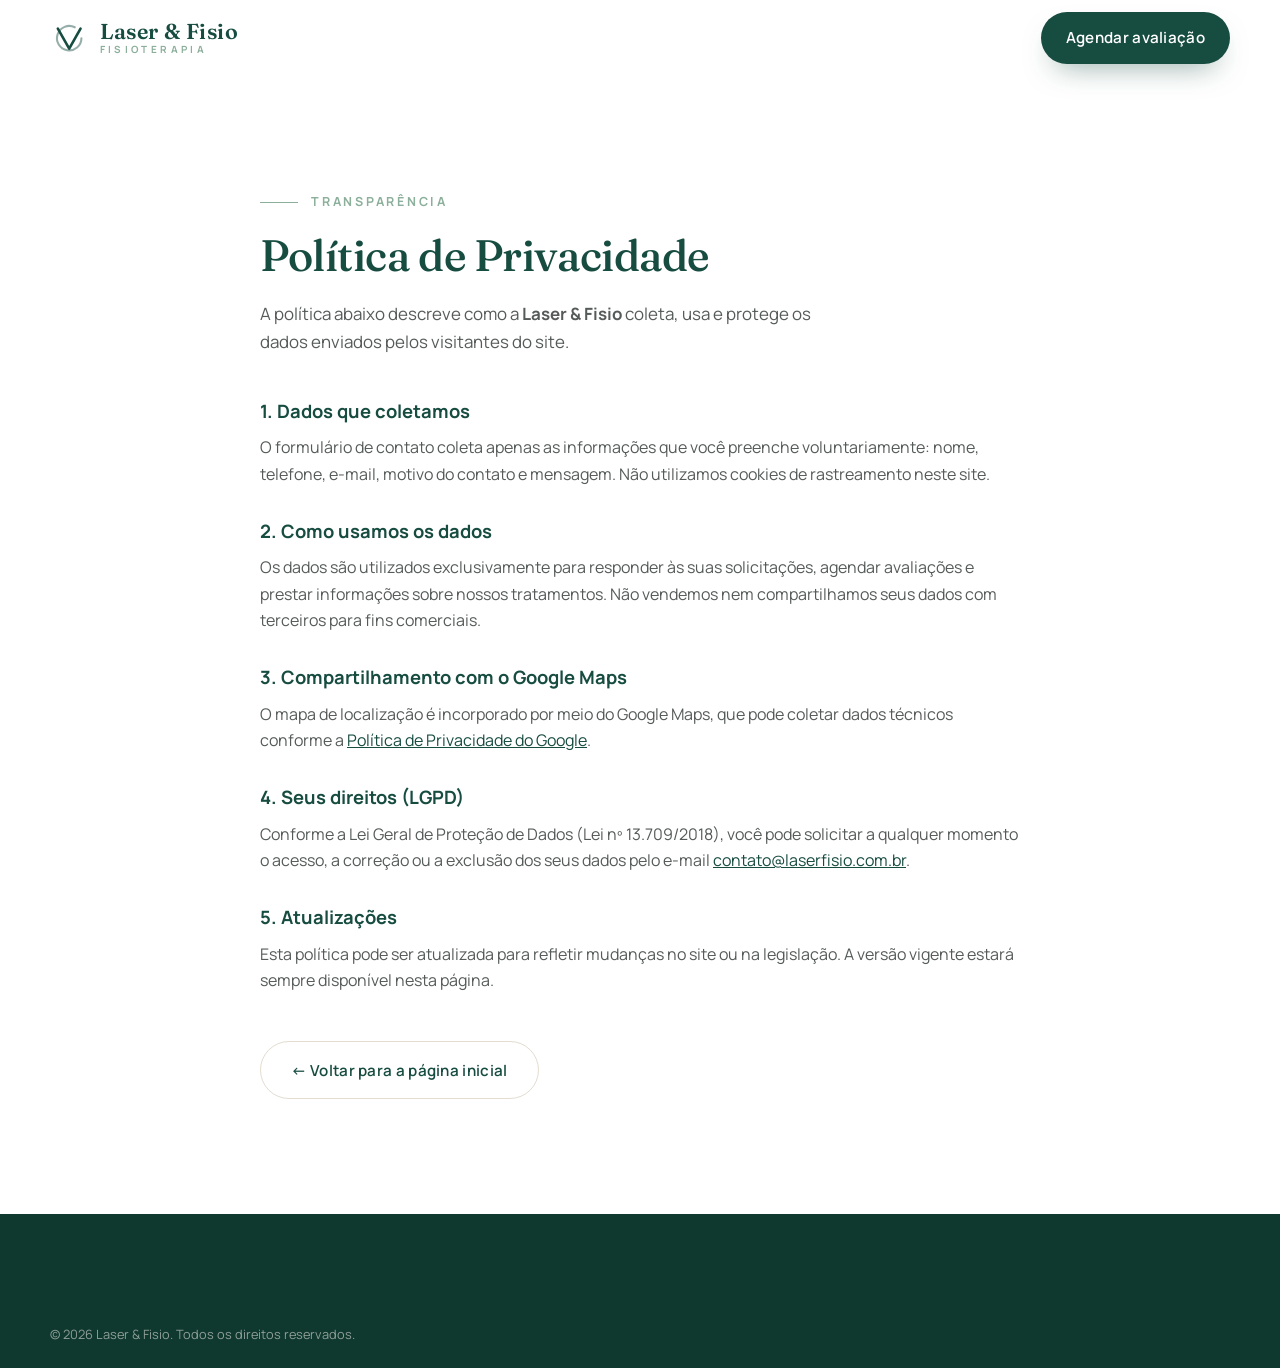
<file: politica-privacidade.html>
<!DOCTYPE html>
<html lang="pt-BR">
<head>
  <meta charset="UTF-8">
  <meta name="viewport" content="width=device-width, initial-scale=1.0">
  <title>Política de Privacidade | Laser &amp; Fisio</title>
  <meta name="description" content="Política de privacidade da Laser &amp; Fisio: como coletamos, usamos e protegemos os dados enviados pelos visitantes do site.">
  <meta name="robots" content="noindex, follow">
  <link rel="icon" type="image/svg+xml" href="assets/favicon.svg">
  <link rel="preconnect" href="https://fonts.googleapis.com">
  <link rel="preconnect" href="https://fonts.gstatic.com" crossorigin>
  <link href="https://fonts.googleapis.com/css2?family=Fraunces:ital,opsz,wght@0,9..144,400;0,9..144,500;0,9..144,600;1,9..144,400;1,9..144,500&family=Manrope:wght@400;500;600;700&display=swap" rel="stylesheet">
  <link rel="stylesheet" href="assets/css/styles.css">
</head>
<body>
  <a class="skip-link" href="#conteudo">Ir para o conteúdo principal</a>

  <header class="header">
    <div class="container header__inner">
      <a href="index.html" class="brand" aria-label="Laser &amp; Fisio — página inicial">
        <svg class="brand__mark" viewBox="0 0 44 44" fill="none" aria-hidden="true">
          <path d="M36 22a14 14 0 1 1-7.6-12.5" stroke="currentColor" stroke-width="2.4" stroke-linecap="round" opacity=".45"/>
          <path d="M9 11l13 23L35 11" stroke="currentColor" stroke-width="3" stroke-linecap="round" stroke-linejoin="round"/>
        </svg>
        <span class="brand__text">
          <strong>Laser &amp; Fisio</strong>
          <small>Fisioterapia</small>
        </span>
      </a>
      <a class="btn btn--primary nav__cta" href="index.html#agendar">Agendar avaliação</a>
    </div>
  </header>

  <main id="conteudo" class="section">
    <div class="container" style="max-width: 760px;">
      <p class="overline">Transparência</p>
      <h1 class="section__title" style="max-width: none;">Política de Privacidade</h1>
      <p class="section__lead">A política abaixo descreve como a <strong>Laser &amp; Fisio</strong> coleta, usa e protege os dados enviados pelos visitantes do site.</p>

      <div style="margin-top: 2.5rem; display: grid; gap: 1.8rem;">
        <section>
          <h2 style="font-size: 1.15rem; margin-bottom: .5rem;">1. Dados que coletamos</h2>
          <p>O formulário de contato coleta apenas as informações que você preenche voluntariamente: nome, telefone, e-mail, motivo do contato e mensagem. Não utilizamos cookies de rastreamento neste site.</p>
        </section>
        <section>
          <h2 style="font-size: 1.15rem; margin-bottom: .5rem;">2. Como usamos os dados</h2>
          <p>Os dados são utilizados exclusivamente para responder às suas solicitações, agendar avaliações e prestar informações sobre nossos tratamentos. Não vendemos nem compartilhamos seus dados com terceiros para fins comerciais.</p>
        </section>
        <section>
          <h2 style="font-size: 1.15rem; margin-bottom: .5rem;">3. Compartilhamento com o Google Maps</h2>
          <p>O mapa de localização é incorporado por meio do Google Maps, que pode coletar dados técnicos conforme a <a href="https://policies.google.com/privacy" target="_blank" rel="noopener">Política de Privacidade do Google</a>.</p>
        </section>
        <section>
          <h2 style="font-size: 1.15rem; margin-bottom: .5rem;">4. Seus direitos (LGPD)</h2>
          <p>Conforme a Lei Geral de Proteção de Dados (Lei nº 13.709/2018), você pode solicitar a qualquer momento o acesso, a correção ou a exclusão dos seus dados pelo e-mail <a href="mailto:contato@laserfisio.com.br">contato@laserfisio.com.br</a>.</p>
        </section>
        <section>
          <h2 style="font-size: 1.15rem; margin-bottom: .5rem;">5. Atualizações</h2>
          <p>Esta política pode ser atualizada para refletir mudanças no site ou na legislação. A versão vigente estará sempre disponível nesta página.</p>
        </section>
      </div>

      <p style="margin-top: 3rem;"><a class="btn btn--ghost" href="index.html">← Voltar para a página inicial</a></p>
    </div>
  </main>

  <footer class="footer">
    <div class="container footer__bottom" style="border-top: 0;">
      <p>© <span id="ano">2025</span> Laser &amp; Fisio. Todos os direitos reservados.</p>
    </div>
  </footer>

  <script src="assets/js/main.js" defer></script>
</body>
</html>
</file>
<file: assets/css/styles.css>
/* ==========================================================================
   VITALIS FISIOTERAPIA — Design system
   ========================================================================== */

:root {
  --verde-escuro: #174C40;
  --verde-escuro-2: #0F382F;
  --verde-suave: #8BAF9B;
  --branco: #FFFFFF;
  --bege: #F5F2EC;
  --bege-2: #EFEAE0;
  --cinza: #555B59;
  --cinza-claro: #8A908D;
  --hairline: #E3DDD1;

  --font-display: "Fraunces", Georgia, serif;
  --font-body: "Manrope", "Segoe UI", Arial, sans-serif;

  --container: 1180px;
  --radius: 14px;
  --radius-lg: 22px;
  --shadow-soft: 0 20px 50px -24px rgba(23, 76, 64, .28);
  --ease: cubic-bezier(.22, .61, .36, 1);
}

/* Reset ---------------------------------------------------------------- */
*, *::before, *::after { box-sizing: border-box; }
html { scroll-behavior: smooth; }
body {
  margin: 0;
  font-family: var(--font-body);
  font-size: 1rem;
  line-height: 1.65;
  color: var(--cinza);
  background: var(--branco);
  -webkit-font-smoothing: antialiased;
  text-rendering: optimizeLegibility;
}
img { display: block; max-width: 100%; height: auto; }
a { color: var(--verde-escuro); }
h1, h2, h3 { color: var(--verde-escuro); margin: 0; }
p { margin: 0; }
ul { margin: 0; padding: 0; list-style: none; }
button, input, select, textarea { font: inherit; color: inherit; }

:focus-visible {
  outline: 2px solid var(--verde-escuro);
  outline-offset: 3px;
  border-radius: 2px;
}
.footer :focus-visible, .cta :focus-visible, .diferenciais :focus-visible {
  outline-color: var(--verde-suave);
}

.skip-link {
  position: absolute;
  left: 1rem;
  top: -100%;
  z-index: 200;
  background: var(--verde-escuro);
  color: var(--branco);
  padding: .7rem 1.2rem;
  border-radius: 0 0 10px 10px;
  transition: top .2s var(--ease);
}
.skip-link:focus { top: 0; }

.container {
  width: min(100% - 3rem, var(--container));
  margin-inline: auto;
}
section[id] { scroll-margin-top: 5.25rem; }
.section { padding: clamp(4.5rem, 9vw, 7.5rem) 0; }
.section--bege { background: var(--bege); }

/* Tipografia ------------------------------------------------------------ */
.overline {
  display: flex;
  align-items: center;
  gap: .8rem;
  font-size: .78rem;
  font-weight: 700;
  letter-spacing: .22em;
  text-transform: uppercase;
  color: var(--verde-suave);
  margin-bottom: 1.1rem;
}
.overline::before {
  content: "";
  width: 2.4rem;
  height: 1px;
  background: var(--verde-suave);
}
.overline--light { color: var(--verde-suave); }

.section__title {
  font-family: var(--font-display);
  font-weight: 500;
  font-size: clamp(1.9rem, 3.6vw, 2.75rem);
  line-height: 1.15;
  letter-spacing: -.01em;
  max-width: 22ch;
}
.section__lead {
  max-width: 56ch;
  margin-top: 1.2rem;
  font-size: 1.06rem;
}
.section__head { max-width: 640px; margin-bottom: clamp(2.5rem, 5vw, 4rem); }
.section__head--light { margin-inline: auto; text-align: center; }
.section__head--light .section__title,
.section__head--light .section__lead { margin-inline: auto; }
.section__head--light .overline { justify-content: center; }
.section__head--light .overline::after { content: ""; width: 2.4rem; height: 1px; background: var(--verde-suave); }

/* Botões ---------------------------------------------------------------- */
.btn {
  display: inline-flex;
  align-items: center;
  justify-content: center;
  gap: .6rem;
  padding: .95rem 1.9rem;
  border-radius: 999px;
  border: 1px solid transparent;
  font-weight: 600;
  font-size: .95rem;
  letter-spacing: .02em;
  text-decoration: none;
  cursor: pointer;
  transition: background .25s var(--ease), color .25s var(--ease),
              border-color .25s var(--ease), transform .25s var(--ease),
              box-shadow .25s var(--ease);
}
.btn:active { transform: translateY(1px); }
.btn--primary {
  background: var(--verde-escuro);
  color: var(--branco);
  box-shadow: 0 14px 30px -14px rgba(23, 76, 64, .55);
}
.btn--primary:hover { background: var(--verde-escuro-2); }
.btn--ghost {
  border-color: var(--hairline);
  color: var(--verde-escuro);
  background: transparent;
}
.btn--ghost:hover { border-color: var(--verde-escuro); background: rgba(23, 76, 64, .05); }
.btn--light {
  background: var(--branco);
  color: var(--verde-escuro);
}
.btn--light:hover { background: var(--bege); }
.btn svg { width: 1.2rem; height: 1.2rem; flex: none; }

/* Cabeçalho ------------------------------------------------------------- */
.header {
  position: sticky;
  top: 0;
  z-index: 100;
  background: rgba(255, 255, 255, .92);
  backdrop-filter: blur(10px);
  border-bottom: 1px solid transparent;
  transition: border-color .3s var(--ease), box-shadow .3s var(--ease);
}
.header.is-scrolled {
  border-bottom-color: var(--hairline);
  box-shadow: 0 10px 30px -22px rgba(23, 76, 64, .35);
}
.header__inner {
  display: flex;
  align-items: center;
  justify-content: space-between;
  gap: 2rem;
  min-height: 4.75rem;
}

.brand {
  display: inline-flex;
  align-items: center;
  gap: .7rem;
  text-decoration: none;
  color: var(--verde-escuro);
}
.brand__mark { width: 2.4rem; height: 2.4rem; }
.brand__text { display: flex; flex-direction: column; line-height: 1.05; }
.brand__text strong {
  font-family: var(--font-display);
  font-size: 1.35rem;
  font-weight: 600;
  letter-spacing: .02em;
}
.brand__text small {
  font-size: .62rem;
  font-weight: 700;
  letter-spacing: .34em;
  text-transform: uppercase;
  color: var(--verde-suave);
}
.brand--light { color: var(--branco); }
.brand--light .brand__text small { color: var(--verde-suave); }

.nav { display: flex; align-items: center; gap: 2.2rem; }
.nav__list { display: flex; gap: 1.7rem; }
.nav__link {
  position: relative;
  font-size: .93rem;
  font-weight: 600;
  color: var(--cinza);
  text-decoration: none;
  padding: .4rem 0;
  transition: color .2s var(--ease);
}
.nav__link::after {
  content: "";
  position: absolute;
  left: 0;
  bottom: 0;
  width: 100%;
  height: 2px;
  background: var(--verde-suave);
  transform: scaleX(0);
  transform-origin: left;
  transition: transform .3s var(--ease);
}
.nav__link:hover, .nav__link:focus-visible { color: var(--verde-escuro); }
.nav__link:hover::after, .nav__link:focus-visible::after { transform: scaleX(1); }
.nav__cta { padding: .75rem 1.5rem; }

.nav-toggle {
  display: none;
  flex-direction: column;
  justify-content: center;
  gap: 7px;
  width: 44px;
  height: 44px;
  padding: 10px;
  background: none;
  border: 0;
  cursor: pointer;
}
.nav-toggle__bar {
  display: block;
  width: 100%;
  height: 2px;
  background: var(--verde-escuro);
  border-radius: 2px;
  transition: transform .3s var(--ease), opacity .3s var(--ease);
}
.nav-toggle[aria-expanded="true"] .nav-toggle__bar:first-child { transform: translateY(4.5px) rotate(45deg); }
.nav-toggle[aria-expanded="true"] .nav-toggle__bar:last-child { transform: translateY(-4.5px) rotate(-45deg); }

/* Hero ------------------------------------------------------------------ */
.hero {
  background: var(--bege);
  overflow: hidden;
}
.hero__grid {
  display: grid;
  grid-template-columns: minmax(0, 1.05fr) minmax(0, .95fr);
  align-items: center;
  gap: clamp(2.5rem, 6vw, 5.5rem);
  padding-block: clamp(3.5rem, 7vw, 6.5rem);
}
.hero__title {
  font-family: var(--font-display);
  font-weight: 500;
  font-size: clamp(2.3rem, 5vw, 3.7rem);
  line-height: 1.08;
  letter-spacing: -.015em;
}
.hero__title em {
  font-style: italic;
  color: var(--verde-suave);
}
.hero__subtitle {
  margin-top: 1.4rem;
  font-size: 1.1rem;
  max-width: 46ch;
}
.hero__actions {
  display: flex;
  flex-wrap: wrap;
  gap: .9rem;
  margin-top: 2.2rem;
}
.hero__meta {
  display: flex;
  flex-wrap: wrap;
  gap: .5rem 1.6rem;
  margin-top: 2.6rem;
  font-size: .85rem;
  font-weight: 600;
  color: var(--cinza);
}
.hero__meta li { display: flex; align-items: center; gap: .5rem; }
.hero__meta li::before {
  content: "";
  width: 6px;
  height: 6px;
  border-radius: 50%;
  background: var(--verde-suave);
}

.hero__media { position: relative; }
.hero__frame {
  border-radius: 240px 240px var(--radius-lg) var(--radius-lg);
  overflow: hidden;
  box-shadow: var(--shadow-soft);
  aspect-ratio: 4 / 4.6;
}
.hero__frame img { width: 100%; height: 100%; object-fit: cover; }
.hero__badge {
  position: absolute;
  left: -1.5rem;
  bottom: 2.2rem;
  display: flex;
  align-items: center;
  gap: .8rem;
  background: var(--branco);
  border: 1px solid var(--hairline);
  border-radius: var(--radius);
  padding: 1rem 1.3rem;
  box-shadow: var(--shadow-soft);
}
.hero__badge-number {
  font-family: var(--font-display);
  font-size: 2rem;
  color: var(--verde-escuro);
  line-height: 1;
}
.hero__badge-label {
  font-size: .74rem;
  font-weight: 600;
  line-height: 1.35;
  color: var(--cinza-claro);
  text-transform: uppercase;
  letter-spacing: .06em;
}

/* Sobre ----------------------------------------------------------------- */
.sobre__grid {
  display: grid;
  grid-template-columns: minmax(0, 1fr) minmax(0, 1.1fr);
  gap: clamp(3rem, 6vw, 6rem);
  align-items: center;
}
.sobre__media { position: relative; }
.sobre__frame {
  border-radius: var(--radius-lg);
  overflow: hidden;
  box-shadow: var(--shadow-soft);
  aspect-ratio: 4 / 4.4;
}
.sobre__frame img { width: 100%; height: 100%; object-fit: cover; }
.sobre__quote {
  margin: 0;
  position: absolute;
  right: clamp(-1rem, -2vw, 2rem);
  bottom: -2rem;
  max-width: 300px;
  background: var(--verde-escuro);
  color: var(--bege);
  border-radius: var(--radius);
  padding: 1.4rem 1.6rem;
  box-shadow: var(--shadow-soft);
}
.sobre__quote p {
  font-family: var(--font-display);
  font-size: 1.15rem;
  line-height: 1.35;
}
.sobre__quote cite {
  display: block;
  margin-top: .6rem;
  font-style: normal;
  font-size: .74rem;
  font-weight: 700;
  letter-spacing: .18em;
  text-transform: uppercase;
  color: var(--verde-suave);
}
.sobre__list {
  display: grid;
  grid-template-columns: repeat(2, 1fr);
  gap: 1.8rem 2.2rem;
  margin-top: 2.4rem;
  padding-top: 2.2rem;
  border-top: 1px solid var(--hairline);
}
.sobre__list h3 { font-size: 1rem; margin-bottom: .35rem; }
.sobre__list p { font-size: .92rem; }

/* Tratamentos ----------------------------------------------------------- */
.tratamentos__grid {
  display: grid;
  grid-template-columns: repeat(4, 1fr);
  gap: 1.6rem;
}
.tcard {
  display: flex;
  flex-direction: column;
  border: 1px solid var(--hairline);
  border-radius: var(--radius-lg);
  overflow: hidden;
  background: var(--branco);
  transition: transform .35s var(--ease), box-shadow .35s var(--ease), border-color .35s var(--ease);
}
.tcard:hover {
  transform: translateY(-6px);
  border-color: transparent;
  box-shadow: var(--shadow-soft);
}
.tcard__media {
  aspect-ratio: 4 / 3;
  overflow: hidden;
}
.tcard__media img {
  width: 100%;
  height: 100%;
  object-fit: cover;
  transition: transform .6s var(--ease);
}
.tcard:hover .tcard__media img { transform: scale(1.06); }
.tcard__body {
  position: relative;
  padding: 1.4rem 1.5rem 1.6rem;
  border-top: 3px solid transparent;
  transition: border-color .35s var(--ease);
}
.tcard:hover .tcard__body { border-top-color: var(--verde-suave); }
.tcard__num {
  position: absolute;
  top: 1.2rem;
  right: 1.4rem;
  font-family: var(--font-display);
  font-size: .95rem;
  color: var(--verde-suave);
}
.tcard__title { font-size: 1.08rem; line-height: 1.3; padding-right: 2rem; }
.tcard__desc { margin-top: .55rem; font-size: .9rem; }

/* Diferenciais ---------------------------------------------------------- */
.diferenciais {
  background: var(--verde-escuro);
  color: var(--bege);
  padding: clamp(4.5rem, 9vw, 7rem) 0;
}
.diferenciais .section__title { color: var(--branco); }
.diferenciais__list {
  display: grid;
  grid-template-columns: repeat(5, 1fr);
  margin-top: clamp(2.5rem, 5vw, 4rem);
  border-top: 1px solid rgba(139, 175, 155, .35);
}
.dif {
  padding: 2.2rem 1.6rem 0 0;
  border-right: 1px solid rgba(139, 175, 155, .35);
  margin-right: 1.6rem;
}
.dif:last-child { border-right: 0; margin-right: 0; }
.dif svg { width: 2.1rem; height: 2.1rem; color: var(--verde-suave); }
.dif h3 {
  color: var(--branco);
  font-size: .98rem;
  margin: 1rem 0 .4rem;
}
.dif p { font-size: .88rem; color: rgba(245, 242, 236, .75); }

/* Equipe ---------------------------------------------------------------- */
.equipe__grid {
  display: grid;
  grid-template-columns: repeat(3, 1fr);
  gap: 2rem;
}
.membro { text-align: left; }
.membro__media {
  border-radius: var(--radius-lg);
  overflow: hidden;
  aspect-ratio: 4 / 4.5;
  background: var(--bege-2);
}
.membro__media img {
  width: 100%;
  height: 100%;
  object-fit: cover;
  object-position: top center;
  filter: saturate(.92);
  transition: transform .6s var(--ease), filter .6s var(--ease);
}
.membro:hover .membro__media img { transform: scale(1.04); filter: saturate(1); }
.membro__nome {
  font-family: var(--font-display);
  font-weight: 500;
  font-size: 1.35rem;
  margin-top: 1.2rem;
}
.membro__esp {
  margin-top: .2rem;
  font-size: .86rem;
  font-weight: 700;
  letter-spacing: .06em;
  text-transform: uppercase;
  color: var(--verde-suave);
}
.membro__form { margin-top: .5rem; font-size: .88rem; }

/* Depoimentos ----------------------------------------------------------- */
.depoimentos__grid {
  display: grid;
  grid-template-columns: repeat(3, 1fr);
  gap: 1.8rem;
}
.depo {
  margin: 0;
  background: var(--branco);
  border: 1px solid var(--hairline);
  border-radius: var(--radius-lg);
  padding: 2.2rem 2rem 1.9rem;
  display: flex;
  flex-direction: column;
  transition: transform .35s var(--ease), box-shadow .35s var(--ease);
}
.depo:hover { transform: translateY(-5px); box-shadow: var(--shadow-soft); }
.depo__mark {
  font-family: var(--font-display);
  font-size: 3.4rem;
  line-height: .6;
  color: var(--verde-suave);
  margin-bottom: 1.1rem;
}
.depo blockquote {
  margin: 0;
  font-size: .98rem;
  flex: 1;
}
.depo figcaption {
  margin-top: 1.5rem;
  padding-top: 1.2rem;
  border-top: 1px solid var(--hairline);
}
.depo figcaption strong {
  display: block;
  color: var(--verde-escuro);
  font-size: .95rem;
}
.depo figcaption span {
  font-size: .8rem;
  color: var(--cinza-claro);
}

/* CTA ------------------------------------------------------------------- */
.cta {
  background: linear-gradient(0deg, var(--verde-escuro-2), var(--verde-escuro));
  color: var(--bege);
  text-align: center;
  padding: clamp(4.5rem, 9vw, 7rem) 0;
}
.cta .overline { justify-content: center; }
.cta .overline::after { content: ""; width: 2.4rem; height: 1px; background: var(--verde-suave); }
.cta__title {
  color: var(--branco);
  font-family: var(--font-display);
  font-weight: 500;
  font-size: clamp(1.9rem, 3.8vw, 2.9rem);
  line-height: 1.15;
  max-width: 24ch;
  margin-inline: auto;
}
.cta__text {
  max-width: 52ch;
  margin: 1.3rem auto 0;
  color: rgba(245, 242, 236, .8);
}
.cta__btn { margin-top: 2.4rem; }
.cta__btn svg { width: 1.35rem; height: 1.35rem; }
.cta__note {
  margin-top: 1rem;
  font-size: .76rem;
  color: rgba(245, 242, 236, .55);
}

/* Contato --------------------------------------------------------------- */
.contato__grid {
  display: grid;
  grid-template-columns: minmax(0, .85fr) minmax(0, 1.15fr);
  gap: clamp(2.5rem, 5vw, 4.5rem);
  align-items: start;
}
.contato__lista li {
  padding: 1.4rem 0;
  border-top: 1px solid var(--hairline);
}
.contato__lista li:first-child { border-top: 0; padding-top: 0; }
.contato__lista h3 {
  font-size: .8rem;
  font-weight: 700;
  letter-spacing: .18em;
  text-transform: uppercase;
  color: var(--verde-suave);
  margin-bottom: .4rem;
}
.contato__lista p { font-size: .98rem; }
.contato__lista small { color: var(--cinza-claro); font-size: .8rem; }
.contato__lista a { text-decoration: none; font-weight: 600; }
.contato__lista a:hover { text-decoration: underline; }

.form {
  background: var(--bege);
  border-radius: var(--radius-lg);
  padding: clamp(1.6rem, 3vw, 2.4rem);
}
.form__row {
  display: grid;
  grid-template-columns: 1fr 1fr;
  gap: 1.1rem;
}
.form__field { margin-bottom: 1.1rem; }
.form__field label {
  display: block;
  font-size: .84rem;
  font-weight: 700;
  color: var(--verde-escuro);
  margin-bottom: .4rem;
}
.form__field input,
.form__field select,
.form__field textarea {
  width: 100%;
  padding: .85rem 1rem;
  border: 1px solid var(--hairline);
  border-radius: 10px;
  background: var(--branco);
  transition: border-color .2s var(--ease), box-shadow .2s var(--ease);
}
.form__field textarea { resize: vertical; }
.form__field input:focus,
.form__field select:focus,
.form__field textarea:focus {
  outline: none;
  border-color: var(--verde-escuro);
  box-shadow: 0 0 0 3px rgba(139, 175, 155, .3);
}
.form__field.has-error input,
.form__field.has-error select,
.form__field.has-error textarea { border-color: #B4543E; }
.form__error {
  display: block;
  min-height: 0;
  font-size: .78rem;
  color: #B4543E;
  margin-top: .3rem;
}
.form__submit { width: 100%; }
.form__success {
  margin-top: 1rem;
  padding: .9rem 1.1rem;
  background: rgba(139, 175, 155, .25);
  border: 1px solid var(--verde-suave);
  border-radius: 10px;
  color: var(--verde-escuro);
  font-size: .92rem;
  font-weight: 600;
}
.form__privacy {
  margin-top: 1rem;
  font-size: .78rem;
  color: var(--cinza-claro);
}
.form__privacy a { color: inherit; }

.contato__mapa {
  margin-top: clamp(2.5rem, 5vw, 4rem);
  border-radius: var(--radius-lg);
  overflow: hidden;
  border: 1px solid var(--hairline);
}
.contato__mapa iframe {
  display: block;
  width: 100%;
  height: 380px;
  border: 0;
}

/* Rodapé ---------------------------------------------------------------- */
.footer {
  background: var(--verde-escuro-2);
  color: rgba(245, 242, 236, .78);
  padding-top: clamp(3.5rem, 7vw, 5.5rem);
}
.footer__grid {
  display: grid;
  grid-template-columns: 1.4fr 1fr 1.1fr 1fr;
  gap: 2.5rem;
  padding-bottom: 3rem;
}
.footer__brand p {
  margin-top: 1.2rem;
  font-size: .92rem;
  max-width: 34ch;
}
.footer__col h3 {
  color: var(--branco);
  font-size: .8rem;
  font-weight: 700;
  letter-spacing: .18em;
  text-transform: uppercase;
  margin-bottom: 1.1rem;
}
.footer__col li { margin-bottom: .55rem; font-size: .92rem; }
.footer__col a {
  color: inherit;
  text-decoration: none;
  transition: color .2s var(--ease);
}
.footer__col a:hover { color: var(--verde-suave); }
.footer__social li { display: inline-block; margin-right: 1.2rem; }
.footer__bottom {
  display: flex;
  flex-wrap: wrap;
  justify-content: space-between;
  gap: .5rem 2rem;
  padding-block: 1.4rem;
  border-top: 1px solid rgba(139, 175, 155, .25);
  font-size: .8rem;
  color: rgba(245, 242, 236, .55);
}
.footer__bottom a { color: inherit; }

/* Botão flutuante de WhatsApp -------------------------------------------- */
.whatsapp-float {
  position: fixed;
  right: 1.4rem;
  bottom: 1.4rem;
  z-index: 90;
  display: flex;
  align-items: center;
  justify-content: center;
  width: 3.6rem;
  height: 3.6rem;
  border-radius: 50%;
  background: #25D366;
  color: var(--branco);
  box-shadow: 0 12px 28px -10px rgba(37, 211, 102, .65);
  transition: transform .25s var(--ease), box-shadow .25s var(--ease);
}
.whatsapp-float:hover {
  transform: translateY(-3px) scale(1.05);
  box-shadow: 0 16px 34px -10px rgba(37, 211, 102, .75);
}
.whatsapp-float svg { width: 1.9rem; height: 1.9rem; }

/* Animações de entrada --------------------------------------------------- */
.reveal {
  opacity: 0;
  transform: translateY(26px);
  transition: opacity .7s var(--ease), transform .7s var(--ease);
}
.reveal--delay { transition-delay: .12s; }
.reveal--delay-2 { transition-delay: .24s; }
.reveal.is-visible { opacity: 1; transform: none; }

@media (prefers-reduced-motion: reduce) {
  html { scroll-behavior: auto; }
  *, *::before, *::after {
    animation-duration: .01ms !important;
    transition-duration: .01ms !important;
  }
  .reveal { opacity: 1; transform: none; }
}

/* Responsivo ------------------------------------------------------------- */
@media (max-width: 1024px) {
  .tratamentos__grid { grid-template-columns: repeat(2, 1fr); }
  .diferenciais__list { grid-template-columns: repeat(3, 1fr); row-gap: 2rem; }
  .dif:nth-child(3n) { border-right: 0; margin-right: 0; }
  .footer__grid { grid-template-columns: 1fr 1fr; }
}

@media (max-width: 900px) {
  .hero__grid { grid-template-columns: 1fr; }
  .hero__media { max-width: 520px; }
  .hero__frame { aspect-ratio: 4 / 3.4; border-radius: 160px 160px var(--radius-lg) var(--radius-lg); }
  .sobre__grid { grid-template-columns: 1fr; }
  .sobre__quote { position: static; margin-top: 1.2rem; max-width: none; }
  .contato__grid { grid-template-columns: 1fr; }
  .equipe__grid { grid-template-columns: repeat(3, 1fr); gap: 1.2rem; }
}

@media (max-width: 760px) {
  .nav {
    position: fixed;
    inset: 4.75rem 0 auto 0;
    flex-direction: column;
    align-items: stretch;
    gap: 0;
    background: var(--branco);
    border-bottom: 1px solid var(--hairline);
    box-shadow: 0 30px 50px -30px rgba(23, 76, 64, .35);
    padding: 1rem 1.5rem 1.6rem;
    transform: translateY(-12px);
    opacity: 0;
    visibility: hidden;
    transition: opacity .3s var(--ease), transform .3s var(--ease), visibility .3s;
  }
  .nav.is-open { transform: none; opacity: 1; visibility: visible; }
  .nav__list { flex-direction: column; gap: 0; }
  .nav__link {
    display: block;
    padding: .9rem 0;
    font-size: 1.05rem;
    border-bottom: 1px solid var(--hairline);
  }
  .nav__link::after { content: none; }
  .nav__cta { margin-top: 1.2rem; justify-content: center; }
  .nav-toggle { display: flex; }

  .hero__badge { left: 1rem; bottom: 1rem; }
  .depoimentos__grid { grid-template-columns: 1fr; }
  .equipe__grid { grid-template-columns: 1fr; max-width: 420px; margin-inline: auto; }
  .diferenciais__list { grid-template-columns: 1fr; }
  .dif { border-right: 0; margin-right: 0; padding-right: 0; border-bottom: 1px solid rgba(139, 175, 155, .25); padding-bottom: 1.8rem; }
  .dif:last-child { border-bottom: 0; padding-bottom: 0; }
  .form__row { grid-template-columns: 1fr; gap: 0; }
  .footer__grid { grid-template-columns: 1fr; gap: 2rem; }
  .footer__bottom { flex-direction: column; }
  .whatsapp-float { right: 1rem; bottom: 1rem; width: 3.3rem; height: 3.3rem; }
}

@media (max-width: 480px) {
  .tratamentos__grid { grid-template-columns: 1fr; }
  .hero__actions .btn { width: 100%; }
}
</file>
